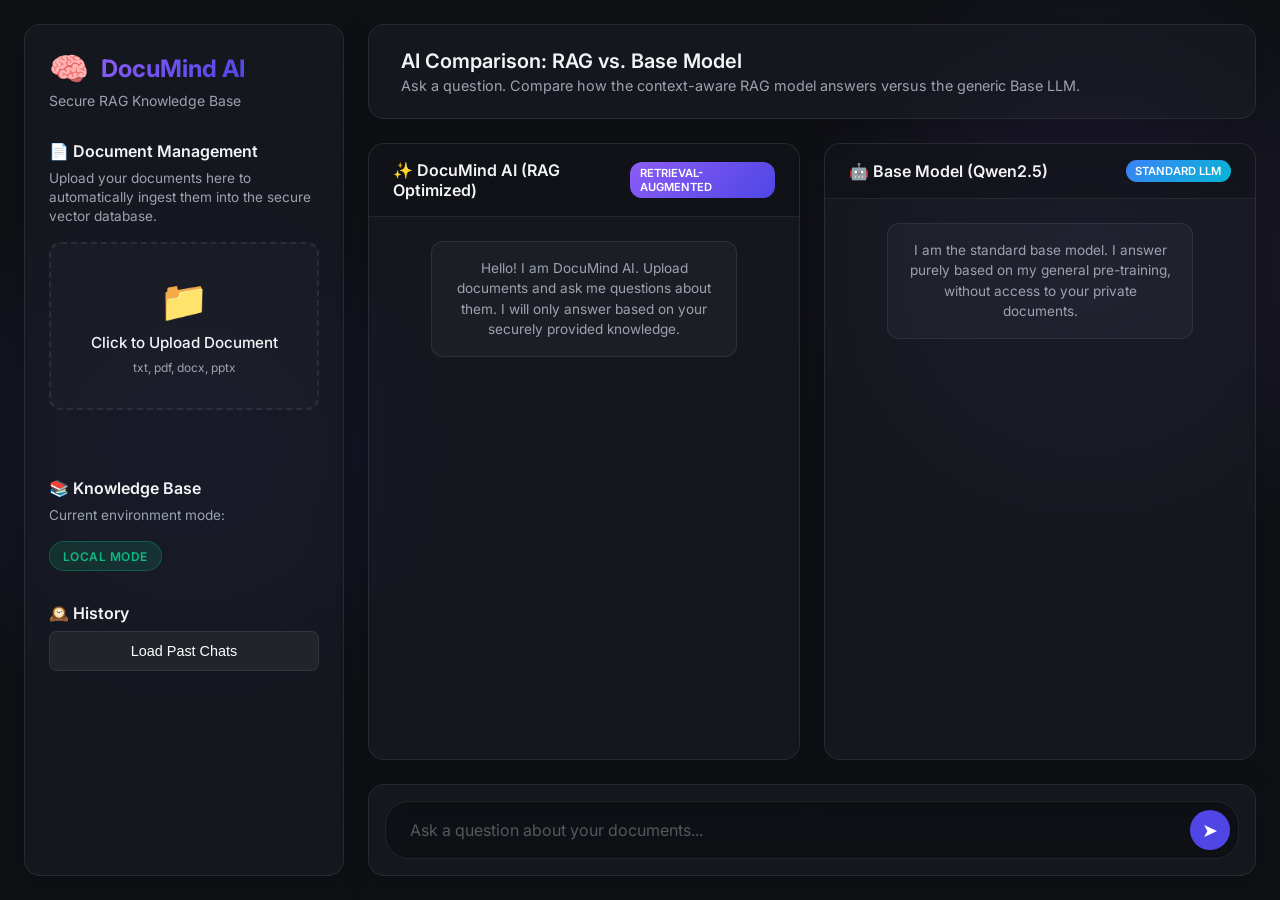
<file: static/index.html>
<!DOCTYPE html>
<html lang="en">
<head>
    <meta charset="UTF-8">
    <meta name="viewport" content="width=device-width, initial-scale=1.0">
    <title>DocuMind AI</title>
    <!-- Google Fonts: Inter -->
    <link rel="preconnect" href="https://fonts.googleapis.com">
    <link rel="preconnect" href="https://fonts.gstatic.com" crossorigin>
    <link href="https://fonts.googleapis.com/css2?family=Inter:wght@300;400;500;600;700&display=swap" rel="stylesheet">
    <!-- Main Stylesheet -->
    <link rel="stylesheet" href="style.css">
</head>
<body>
    <div class="app-container">
        <!-- Sidebar -->
        <aside class="sidebar glass-panel">
            <div class="sidebar-header">
                <div class="logo">
                    <span class="icon">🧠</span>
                    <h1>DocuMind AI</h1>
                </div>
                <p class="subtitle">Secure RAG Knowledge Base</p>
            </div>
            
            <div class="sidebar-section">
                <h3>📄 Document Management</h3>
                <p class="section-desc">Upload your documents here to automatically ingest them into the secure vector database.</p>
                
                <div class="upload-zone" id="uploadZone">
                    <input type="file" id="fileInput" accept=".txt,.pdf,.docx,.pptx" hidden>
                    <div class="upload-content">
                        <span class="upload-icon">📁</span>
                        <p>Click to Upload Document</p>
                        <small>txt, pdf, docx, pptx</small>
                    </div>
                </div>
                <div id="uploadStatus" class="status-msg"></div>
            </div>

            <div class="sidebar-section">
                <h3>📚 Knowledge Base</h3>
                <p class="section-desc">Current environment mode:</p>
                <div class="env-badge local" id="envBadge">Local Mode</div>
            </div>

            <div class="sidebar-section">
                <h3>🕰️ History</h3>
                <button id="loadHistoryBtn" class="history-btn">Load Past Chats</button>
            </div>
        </aside>

        <!-- Main Content -->
        <main class="main-content">
            <header class="main-header glass-panel">
                <h2>AI Comparison: RAG vs. Base Model</h2>
                <p>Ask a question. Compare how the context-aware RAG model answers versus the generic Base LLM.</p>
            </header>

            <div class="chat-container">
                <!-- RAG Column -->
                <div class="chat-column rag-col glass-panel">
                    <div class="col-header">
                        <h3>✨ DocuMind AI (RAG Optimized)</h3>
                        <span class="badge rag-badge">Retrieval-Augmented</span>
                    </div>
                    <div class="chat-box" id="ragChatBox">
                        <div class="message system-msg">Hello! I am DocuMind AI. Upload documents and ask me questions about them. I will only answer based on your securely provided knowledge.</div>
                    </div>
                </div>

                <!-- Base Column -->
                <div class="chat-column base-col glass-panel">
                    <div class="col-header">
                        <h3>🤖 Base Model (Qwen2.5)</h3>
                        <span class="badge base-badge">Standard LLM</span>
                    </div>
                    <div class="chat-box" id="baseChatBox">
                        <div class="message system-msg">I am the standard base model. I answer purely based on my general pre-training, without access to your private documents.</div>
                    </div>
                </div>
            </div>

            <!-- Input Area -->
            <div class="input-area glass-panel">
                <form id="chatForm">
                    <div class="input-wrapper">
                        <input type="text" id="questionInput" placeholder="Ask a question about your documents..." required autocomplete="off">
                        <button type="submit" id="sendBtn">
                            <span class="send-icon">➤</span>
                        </button>
                    </div>
                </form>
            </div>
        </main>
    </div>

    <!-- Main Script -->
    <script src="script.js"></script>
</body>
</html>
</file>
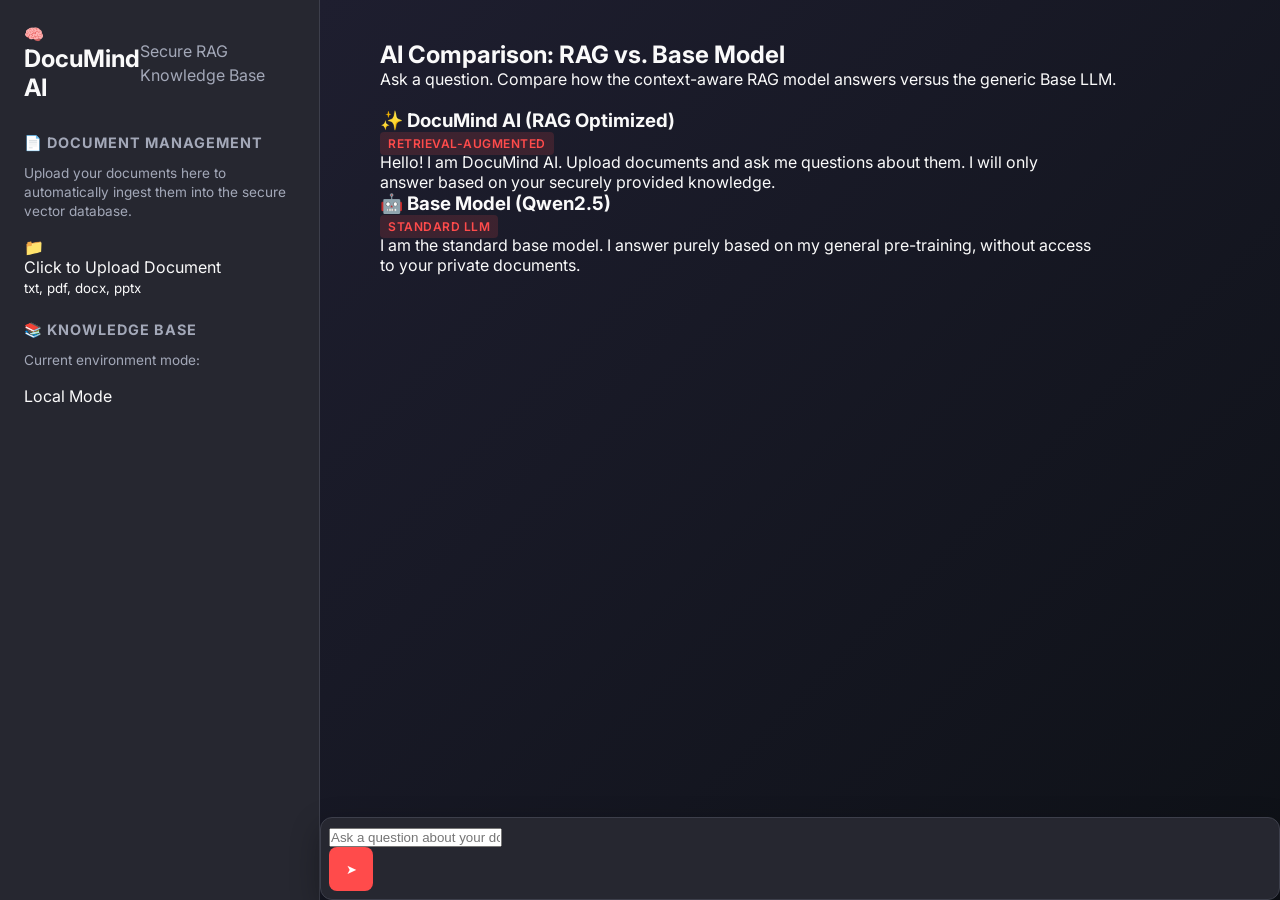
<file: static_demo/index.html>
<!DOCTYPE html>
<html lang="en">
<head>
    <meta charset="UTF-8">
    <meta name="viewport" content="width=device-width, initial-scale=1.0">
    <title>DocuMind AI</title>
    <!-- Google Fonts: Inter -->
    <link rel="preconnect" href="https://fonts.googleapis.com">
    <link rel="preconnect" href="https://fonts.gstatic.com" crossorigin>
    <link href="https://fonts.googleapis.com/css2?family=Inter:wght@300;400;500;600;700&display=swap" rel="stylesheet">
    <!-- Main Stylesheet -->
    <link rel="stylesheet" href="style.css">
</head>
<body>
    <div class="app-container">
        <!-- Sidebar -->
        <aside class="sidebar glass-panel">
            <div class="sidebar-header">
                <div class="logo">
                    <span class="icon">🧠</span>
                    <h1>DocuMind AI</h1>
                </div>
                <p class="subtitle">Secure RAG Knowledge Base</p>
            </div>
            
            <div class="sidebar-section">
                <h3>📄 Document Management</h3>
                <p class="section-desc">Upload your documents here to automatically ingest them into the secure vector database.</p>
                
                <div class="upload-zone" id="uploadZone">
                    <input type="file" id="fileInput" accept=".txt,.pdf,.docx,.pptx" hidden>
                    <div class="upload-content">
                        <span class="upload-icon">📁</span>
                        <p>Click to Upload Document</p>
                        <small>txt, pdf, docx, pptx</small>
                    </div>
                </div>
                <div id="uploadStatus" class="status-msg"></div>
            </div>

            <div class="sidebar-section">
                <h3>📚 Knowledge Base</h3>
                <p class="section-desc">Current environment mode:</p>
                <div class="env-badge local" id="envBadge">Local Mode</div>
            </div>
        </aside>

        <!-- Main Content -->
        <main class="main-content">
            <header class="main-header glass-panel">
                <h2>AI Comparison: RAG vs. Base Model</h2>
                <p>Ask a question. Compare how the context-aware RAG model answers versus the generic Base LLM.</p>
            </header>

            <div class="chat-container">
                <!-- RAG Column -->
                <div class="chat-column rag-col glass-panel">
                    <div class="col-header">
                        <h3>✨ DocuMind AI (RAG Optimized)</h3>
                        <span class="badge rag-badge">Retrieval-Augmented</span>
                    </div>
                    <div class="chat-box" id="ragChatBox">
                        <div class="message system-msg">Hello! I am DocuMind AI. Upload documents and ask me questions about them. I will only answer based on your securely provided knowledge.</div>
                    </div>
                </div>

                <!-- Base Column -->
                <div class="chat-column base-col glass-panel">
                    <div class="col-header">
                        <h3>🤖 Base Model (Qwen2.5)</h3>
                        <span class="badge base-badge">Standard LLM</span>
                    </div>
                    <div class="chat-box" id="baseChatBox">
                        <div class="message system-msg">I am the standard base model. I answer purely based on my general pre-training, without access to your private documents.</div>
                    </div>
                </div>
            </div>

            <!-- Input Area -->
            <div class="input-area glass-panel">
                <form id="chatForm">
                    <div class="input-wrapper">
                        <input type="text" id="questionInput" placeholder="Ask a question about your documents..." required autocomplete="off">
                        <button type="submit" id="sendBtn">
                            <span class="send-icon">➤</span>
                        </button>
                    </div>
                </form>
            </div>
        </main>
    </div>

    <!-- Main Script -->
    <script src="script.js"></script>
</body>
</html>
</file>
<file: static/style.css>
:root {
    /* Color Palette: Deep Dark Modern */
    --bg-base: #0f1115;
    --bg-glass: rgba(26, 29, 36, 0.65);
    --bg-glass-hover: rgba(36, 40, 50, 0.75);
    --border-glass: rgba(255, 255, 255, 0.08);
    
    /* Primary Accent */
    --primary: #4f46e5;
    --primary-hover: #6366f1;
    --primary-glow: rgba(79, 70, 229, 0.4);
    
    /* Semantic Colors */
    --text-main: #f3f4f6;
    --text-muted: #9ca3af;
    --success: #10b981;
    --warning: #f59e0b;
    --error: #ef4444;
    
    /* Gradients */
    --grad-rag: linear-gradient(135deg, #8b5cf6, #4f46e5);
    --grad-base: linear-gradient(135deg, #3b82f6, #06b6d4);
}

* {
    box-sizing: border-box;
    margin: 0;
    padding: 0;
}

body {
    font-family: 'Inter', sans-serif;
    background-color: var(--bg-base);
    color: var(--text-main);
    min-height: 100vh;
    overflow: hidden; /* Stop full page scroll, let columns scroll */
    /* Add a subtle background mesh/gradient */
    background-image: 
        radial-gradient(circle at 15% 50%, rgba(79, 70, 229, 0.15), transparent 25%),
        radial-gradient(circle at 85% 30%, rgba(139, 92, 246, 0.15), transparent 25%);
}

/* Reusable Glass Panel */
.glass-panel {
    background: var(--bg-glass);
    backdrop-filter: blur(16px);
    -webkit-backdrop-filter: blur(16px);
    border: 1px solid var(--border-glass);
    border-radius: 16px;
    box-shadow: 0 8px 32px rgba(0, 0, 0, 0.2);
}

/* Layout */
.app-container {
    display: flex;
    height: 100vh;
    padding: 1.5rem;
    gap: 1.5rem;
}

/* Sidebar */
.sidebar {
    width: 320px;
    display: flex;
    flex-direction: column;
    padding: 1.5rem;
    gap: 2rem;
    flex-shrink: 0;
}

.sidebar-header .logo {
    display: flex;
    align-items: center;
    gap: 0.75rem;
}

.sidebar-header .icon {
    font-size: 2rem;
}

.sidebar-header h1 {
    font-size: 1.5rem;
    font-weight: 700;
    background: var(--grad-rag);
    -webkit-background-clip: text;
    -webkit-text-fill-color: transparent;
}

.subtitle {
    color: var(--text-muted);
    font-size: 0.875rem;
    margin-top: 0.25rem;
}

.sidebar-section h3 {
    font-size: 1rem;
    font-weight: 600;
    margin-bottom: 0.5rem;
}

.section-desc {
    font-size: 0.85rem;
    color: var(--text-muted);
    margin-bottom: 1rem;
    line-height: 1.4;
}

/* Upload Zone */
.upload-zone {
    border: 2px dashed var(--border-glass);
    border-radius: 12px;
    padding: 2rem 1rem;
    text-align: center;
    cursor: pointer;
    transition: all 0.3s ease;
    background: rgba(255, 255, 255, 0.02);
}

.upload-zone:hover {
    border-color: var(--primary);
    background: rgba(79, 70, 229, 0.05);
}

.upload-icon {
    font-size: 2.5rem;
    margin-bottom: 0.5rem;
    display: block;
}

.upload-zone p {
    font-size: 0.95rem;
    font-weight: 500;
    margin-bottom: 0.25rem;
}

.upload-zone small {
    color: var(--text-muted);
    font-size: 0.75rem;
}

.status-msg {
    margin-top: 1rem;
    font-size: 0.875rem;
    text-align: center;
    min-height: 20px;
}

.status-msg.success { color: var(--success); }
.status-msg.error { color: var(--error); }
.status-msg.warning { color: var(--warning); }

/* Env Badge */
.env-badge {
    display: inline-block;
    padding: 0.4rem 0.8rem;
    border-radius: 20px;
    font-size: 0.75rem;
    font-weight: 600;
    letter-spacing: 0.5px;
    text-transform: uppercase;
}
.env-badge.local { background: rgba(16, 185, 129, 0.15); color: var(--success); border: 1px solid rgba(16, 185, 129, 0.3); }
.env-badge.cloud { background: rgba(59, 130, 246, 0.15); color: #3b82f6; border: 1px solid rgba(59, 130, 246, 0.3); }

/* Main Content */
.main-content {
    flex-grow: 1;
    display: flex;
    flex-direction: column;
    gap: 1.5rem;
    min-width: 0; /* Prevent flex overflow */
}

.main-header {
    padding: 1.5rem 2rem;
}

.main-header h2 {
    font-size: 1.25rem;
    font-weight: 600;
    margin-bottom: 0.25rem;
}

.main-header p {
    color: var(--text-muted);
    font-size: 0.9rem;
}

/* Chat Layout */
.chat-container {
    flex-grow: 1;
    display: flex;
    gap: 1.5rem;
    min-height: 0; /* Important for scrolling inner boxes */
}

.chat-column {
    flex: 1;
    display: flex;
    flex-direction: column;
    overflow: hidden;
}

.col-header {
    padding: 1rem 1.5rem;
    border-bottom: 1px solid var(--border-glass);
    display: flex;
    justify-content: space-between;
    align-items: center;
    background: rgba(0, 0, 0, 0.2);
}

.col-header h3 {
    font-size: 1rem;
    font-weight: 600;
}

.badge {
    font-size: 0.7rem;
    padding: 0.25rem 0.6rem;
    border-radius: 12px;
    font-weight: 600;
    text-transform: uppercase;
    color: #fff;
}
.rag-badge { background: var(--grad-rag); }
.base-badge { background: var(--grad-base); }

/* Chat Box */
.chat-box {
    flex-grow: 1;
    padding: 1.5rem;
    overflow-y: auto;
    display: flex;
    flex-direction: column;
    gap: 1rem;
}

/* Custom Scrollbar */
.chat-box::-webkit-scrollbar { width: 6px; }
.chat-box::-webkit-scrollbar-track { background: transparent; }
.chat-box::-webkit-scrollbar-thumb { background: rgba(255, 255, 255, 0.1); border-radius: 10px; }
.chat-box::-webkit-scrollbar-thumb:hover { background: rgba(255, 255, 255, 0.2); }

/* Messages */
.message {
    padding: 1rem;
    border-radius: 12px;
    font-size: 0.95rem;
    line-height: 1.5;
    animation: fadeIn 0.3s ease forwards;
    max-width: 90%;
    word-wrap: break-word;
}

@keyframes fadeIn {
    from { opacity: 0; transform: translateY(10px); }
    to { opacity: 1; transform: translateY(0); }
}

.system-msg {
    align-self: center;
    background: rgba(255, 255, 255, 0.03);
    border: 1px solid var(--border-glass);
    color: var(--text-muted);
    text-align: center;
    font-size: 0.85rem;
    max-width: 80%;
}

.user-msg {
    align-self: flex-end;
    background: rgba(255, 255, 255, 0.1);
    border-bottom-right-radius: 4px;
}

.ai-msg {
    align-self: flex-start;
    background: rgba(79, 70, 229, 0.1);
    border-bottom-left-radius: 4px;
    border: 1px solid rgba(79, 70, 229, 0.2);
}

.base-col .ai-msg {
    background: rgba(6, 182, 212, 0.1);
    border: 1px solid rgba(6, 182, 212, 0.2);
}

.sources-box {
    margin-top: 0.75rem;
    padding-top: 0.75rem;
    border-top: 1px solid rgba(255, 255, 255, 0.1);
    font-size: 0.8rem;
    color: var(--text-muted);
}
.sources-box ul {
    margin-left: 1.25rem;
    margin-top: 0.25rem;
}
.sources-box li {
    color: var(--primary);
    filter: brightness(1.2);
}

/* Input Area */
.input-area {
    padding: 1rem;
}

.input-wrapper {
    display: flex;
    gap: 1rem;
    background: rgba(0, 0, 0, 0.3);
    border: 1px solid var(--border-glass);
    border-radius: 24px;
    padding: 0.5rem;
    transition: all 0.3s ease;
}

.input-wrapper:focus-within {
    border-color: var(--primary);
    box-shadow: 0 0 15px var(--primary-glow);
}

input[type="text"] {
    flex-grow: 1;
    background: transparent;
    border: none;
    color: #fff;
    padding: 0.5rem 1rem;
    font-size: 1rem;
    font-family: inherit;
    outline: none;
}

input[type="text"]::placeholder {
    color: rgba(255, 255, 255, 0.3);
}

button {
    background: var(--primary);
    color: #fff;
    border: none;
    width: 40px;
    height: 40px;
    border-radius: 50%;
    display: flex;
    align-items: center;
    justify-content: center;
    cursor: pointer;
    transition: all 0.2s ease;
}

button:hover {
    background: var(--primary-hover);
    transform: scale(1.05);
}

button:active {
    transform: scale(0.95);
}

.send-icon {
    font-size: 1.2rem;
}

/* History Button */
.history-btn {
    width: 100%;
    border-radius: 8px;
    font-size: 0.9rem;
    padding: 0.6rem;
    margin-top: 0.5rem;
    background: rgba(255, 255, 255, 0.05);
    border: 1px solid var(--border-glass);
}
.history-btn:hover {
    background: rgba(255, 255, 255, 0.1);
}

/* Expander (Details/Summary) */
details.sources-expander {
    margin-top: 0.75rem;
    padding: 0.5rem;
    background: rgba(0, 0, 0, 0.2);
    border-radius: 8px;
    border: 1px solid rgba(255,255,255,0.05);
}
details.sources-expander summary {
    cursor: pointer;
    font-size: 0.8rem;
    font-weight: 600;
    color: var(--primary);
    list-style: none; /* Hide default arrow in some browsers */
}
details.sources-expander summary::-webkit-details-marker {
    display: none;
}
details.sources-expander summary::before {
    content: "▶ ";
    font-size: 0.7rem;
    display: inline-block;
    transition: transform 0.2s ease;
}
details.sources-expander[open] summary::before {
    transform: rotate(90deg);
}
.expander-content {
    margin-top: 0.5rem;
    font-size: 0.75rem;
    color: var(--text-muted);
    white-space: pre-wrap;
    max-height: 200px;
    overflow-y: auto;
    padding-right: 0.5rem;
}
.expander-content::-webkit-scrollbar { width: 4px; }
.expander-content::-webkit-scrollbar-track { background: transparent; }
.expander-content::-webkit-scrollbar-thumb { background: rgba(255, 255, 255, 0.1); border-radius: 4px; }
</file>
<file: static_demo/style.css>
:root {
    --bg-dark: #0e1117;
    --bg-panel: #262730;
    --text-main: #fafafa;
    --text-muted: #a3a8b8;
    --accent: #ff4b4b;
    --accent-hover: #ff6b6b;
    --border: #3d3f4b;
    --success: #00cc96;
    --warning: #ffa15a;
    --error: #ef553b;
    
    --grad-bg: linear-gradient(135deg, #1e1e2f 0%, #0e1117 100%);
}

* {
    box-sizing: border-box;
    margin: 0;
    padding: 0;
}

body {
    font-family: 'Inter', sans-serif;
    background: var(--bg-dark);
    color: var(--text-main);
    height: 100vh;
    overflow: hidden;
}

.app-container {
    display: flex;
    height: 100vh;
}

/* Sidebar */
.sidebar {
    width: 320px;
    background-color: var(--bg-panel);
    border-right: 1px solid var(--border);
    display: flex;
    flex-direction: column;
    padding: 24px;
    overflow-y: auto;
    flex-shrink: 0;
}

.sidebar-header {
    display: flex;
    align-items: center;
    justify-content: space-between;
    margin-bottom: 32px;
}

.sidebar-header h2 {
    font-size: 1.2rem;
    font-weight: 600;
}

.badge {
    background: rgba(255, 75, 75, 0.15);
    color: var(--accent);
    padding: 4px 8px;
    border-radius: 4px;
    font-size: 0.75rem;
    font-weight: 600;
    letter-spacing: 0.5px;
    text-transform: uppercase;
}

.sidebar-section {
    margin-bottom: 24px;
}

.sidebar-section.divider {
    padding-top: 24px;
    border-top: 1px solid var(--border);
}

.sidebar-section h3 {
    font-size: 0.9rem;
    color: var(--text-muted);
    text-transform: uppercase;
    letter-spacing: 1px;
    margin-bottom: 12px;
}

.section-desc {
    font-size: 0.85rem;
    color: var(--text-muted);
    margin-bottom: 16px;
    line-height: 1.4;
}

.upload-box {
    border: 1px dashed var(--text-muted);
    border-radius: 8px;
    padding: 20px;
    display: flex;
    flex-direction: column;
    align-items: center;
    justify-content: center;
    gap: 12px;
    color: var(--text-muted);
    cursor: pointer;
    transition: all 0.2s ease;
    background: rgba(255,255,255,0.02);
}

.upload-box:hover {
    border-color: var(--accent);
    color: var(--accent);
    background: rgba(255, 75, 75, 0.05);
}

.file-list {
    list-style: none;
}

.file-list li {
    display: flex;
    align-items: center;
    gap: 12px;
    font-size: 0.9rem;
    padding: 8px 12px;
    background: rgba(0,0,0,0.2);
    border-radius: 6px;
    border: 1px solid rgba(255,255,255,0.05);
}

.matrix-table-container {
    background: rgba(0,0,0,0.2);
    border-radius: 8px;
    overflow: hidden;
    border: 1px solid var(--border);
}

.matrix-table {
    width: 100%;
    border-collapse: collapse;
    font-size: 0.85rem;
}

.matrix-table th, .matrix-table td {
    padding: 10px 12px;
    text-align: left;
    border-bottom: 1px solid var(--border);
}

.matrix-table th {
    background: rgba(255,255,255,0.05);
    font-weight: 600;
    color: var(--text-muted);
}

.matrix-table td.poor { color: var(--error); font-weight: 600; }
.matrix-table td.excellent { color: var(--success); font-weight: 600; }

/* Main Content */
.main-content {
    flex: 1;
    display: flex;
    flex-direction: column;
    background: var(--grad-bg);
    position: relative;
}

.main-header {
    padding: 40px 60px 20px;
}

.main-header h1 {
    font-size: 2.2rem;
    font-weight: 700;
    margin-bottom: 16px;
    background: linear-gradient(90deg, #fff, #a3a8b8);
    -webkit-background-clip: text;
    -webkit-text-fill-color: transparent;
}

.status-banner {
    display: inline-flex;
    align-items: center;
    gap: 8px;
    background: rgba(0, 204, 150, 0.1);
    color: var(--success);
    padding: 8px 16px;
    border-radius: 20px;
    font-size: 0.9rem;
    font-weight: 500;
    margin-bottom: 16px;
    border: 1px solid rgba(0, 204, 150, 0.2);
}

.status-dot {
    width: 8px;
    height: 8px;
    background-color: var(--success);
    border-radius: 50%;
    box-shadow: 0 0 8px var(--success);
}

.subtitle {
    color: var(--text-muted);
    font-size: 1rem;
    line-height: 1.5;
    max-width: 800px;
}

.chat-container {
    flex: 1;
    display: flex;
    flex-direction: column;
    padding: 0 60px 40px;
    overflow: hidden;
    position: relative;
}

.chat-history {
    flex: 1;
    overflow-y: auto;
    display: flex;
    flex-direction: column;
    gap: 24px;
    padding: 20px 0;
    scroll-behavior: smooth;
}

/* Custom Scrollbar */
::-webkit-scrollbar { width: 8px; }
::-webkit-scrollbar-track { background: transparent; }
::-webkit-scrollbar-thumb { background: var(--border); border-radius: 4px; }
::-webkit-scrollbar-thumb:hover { background: #555; }

.empty-state {
    margin: auto;
    text-align: center;
    color: var(--text-muted);
    opacity: 0.7;
}

.empty-icon {
    font-size: 4rem;
    margin-bottom: 16px;
    opacity: 0.5;
}

.empty-state h2 {
    font-size: 1.4rem;
    margin-bottom: 8px;
    color: var(--text-main);
}

/* Chat Bubbles */
.message {
    display: flex;
    flex-direction: column;
    max-width: 85%;
    animation: fadeIn 0.3s ease forwards;
}

@keyframes fadeIn {
    from { opacity: 0; transform: translateY(10px); }
    to { opacity: 1; transform: translateY(0); }
}

.message.user {
    align-self: flex-end;
}

.message.assistant {
    align-self: flex-start;
    width: 100%;
}

.msg-label {
    font-size: 0.8rem;
    font-weight: 600;
    color: var(--text-muted);
    margin-bottom: 6px;
    display: flex;
    align-items: center;
    gap: 6px;
}

.msg-content {
    padding: 16px 20px;
    border-radius: 12px;
    font-size: 0.95rem;
    line-height: 1.6;
}

.message.user .msg-content {
    background: rgba(255, 255, 255, 0.1);
    border: 1px solid rgba(255, 255, 255, 0.15);
    border-bottom-right-radius: 4px;
}

.message.assistant .msg-content {
    background: rgba(0,0,0,0.3);
    border: 1px solid var(--border);
    border-bottom-left-radius: 4px;
}

/* Split response layout for assistant */
.split-response {
    display: flex;
    gap: 24px;
    margin-top: 8px;
}

.model-col {
    flex: 1;
    background: rgba(0,0,0,0.2);
    border: 1px solid var(--border);
    border-radius: 8px;
    padding: 20px;
}

.model-col h4 {
    color: var(--accent);
    margin-bottom: 12px;
    font-size: 0.95rem;
    border-bottom: 1px solid rgba(255, 255, 255, 0.05);
    padding-bottom: 8px;
}

.source-box {
    margin-top: 16px;
    padding: 12px;
    background: rgba(255,255,255,0.03);
    border-radius: 6px;
    border-left: 3px solid var(--success);
    font-size: 0.85rem;
}

.source-box strong { color: var(--text-muted); }

/* Input Area */
.input-area {
    margin-top: 20px;
    background: var(--bg-panel);
    border: 1px solid var(--border);
    border-radius: 12px;
    padding: 8px;
    box-shadow: 0 10px 30px rgba(0,0,0,0.3);
}

#chatForm {
    display: flex;
    gap: 12px;
    align-items: center;
}

#userInput {
    flex: 1;
    background: transparent;
    border: none;
    color: var(--text-main);
    font-size: 1rem;
    padding: 12px 16px;
    font-family: inherit;
    outline: none;
}

#userInput::placeholder {
    color: var(--text-muted);
}

#sendBtn {
    background: var(--accent);
    color: white;
    border: none;
    width: 44px;
    height: 44px;
    border-radius: 8px;
    display: flex;
    align-items: center;
    justify-content: center;
    cursor: pointer;
    transition: all 0.2s;
}

#sendBtn:hover {
    background: var(--accent-hover);
    transform: scale(1.05);
}

#sendBtn:disabled {
    background: var(--border);
    color: var(--text-muted);
    cursor: not-allowed;
    transform: none;
}

/* Typing indicator */
.typing-indicator {
    display: inline-flex;
    align-items: center;
    gap: 4px;
    padding: 8px 12px;
}
.typing-indicator span {
    width: 6px;
    height: 6px;
    background: var(--text-muted);
    border-radius: 50%;
    animation: typing 1.4s infinite ease-in-out;
}
.typing-indicator span:nth-child(1) { animation-delay: 0s; }
.typing-indicator span:nth-child(2) { animation-delay: 0.2s; }
.typing-indicator span:nth-child(3) { animation-delay: 0.4s; }

@keyframes typing {
}

/* Mobile Responsiveness */
@media (max-width: 768px) {
    .app-container {
        flex-direction: column;
    }
    .sidebar {
        width: 100%;
        height: auto;
        max-height: 250px;
        border-right: none;
        border-bottom: 1px solid var(--border);
        padding: 16px;
    }
    .sidebar-header {
        margin-bottom: 16px;
    }
    .main-header {
        padding: 20px 20px 10px;
    }
    .main-header h1 {
        font-size: 1.5rem;
    }
    .chat-container {
        padding: 0 20px 20px;
    }
    .split-response {
        flex-direction: column;
        gap: 16px;
    }
    .message {
        max-width: 100%;
    }
    .msg-content {
        padding: 12px 16px;
    }
}
</file>
